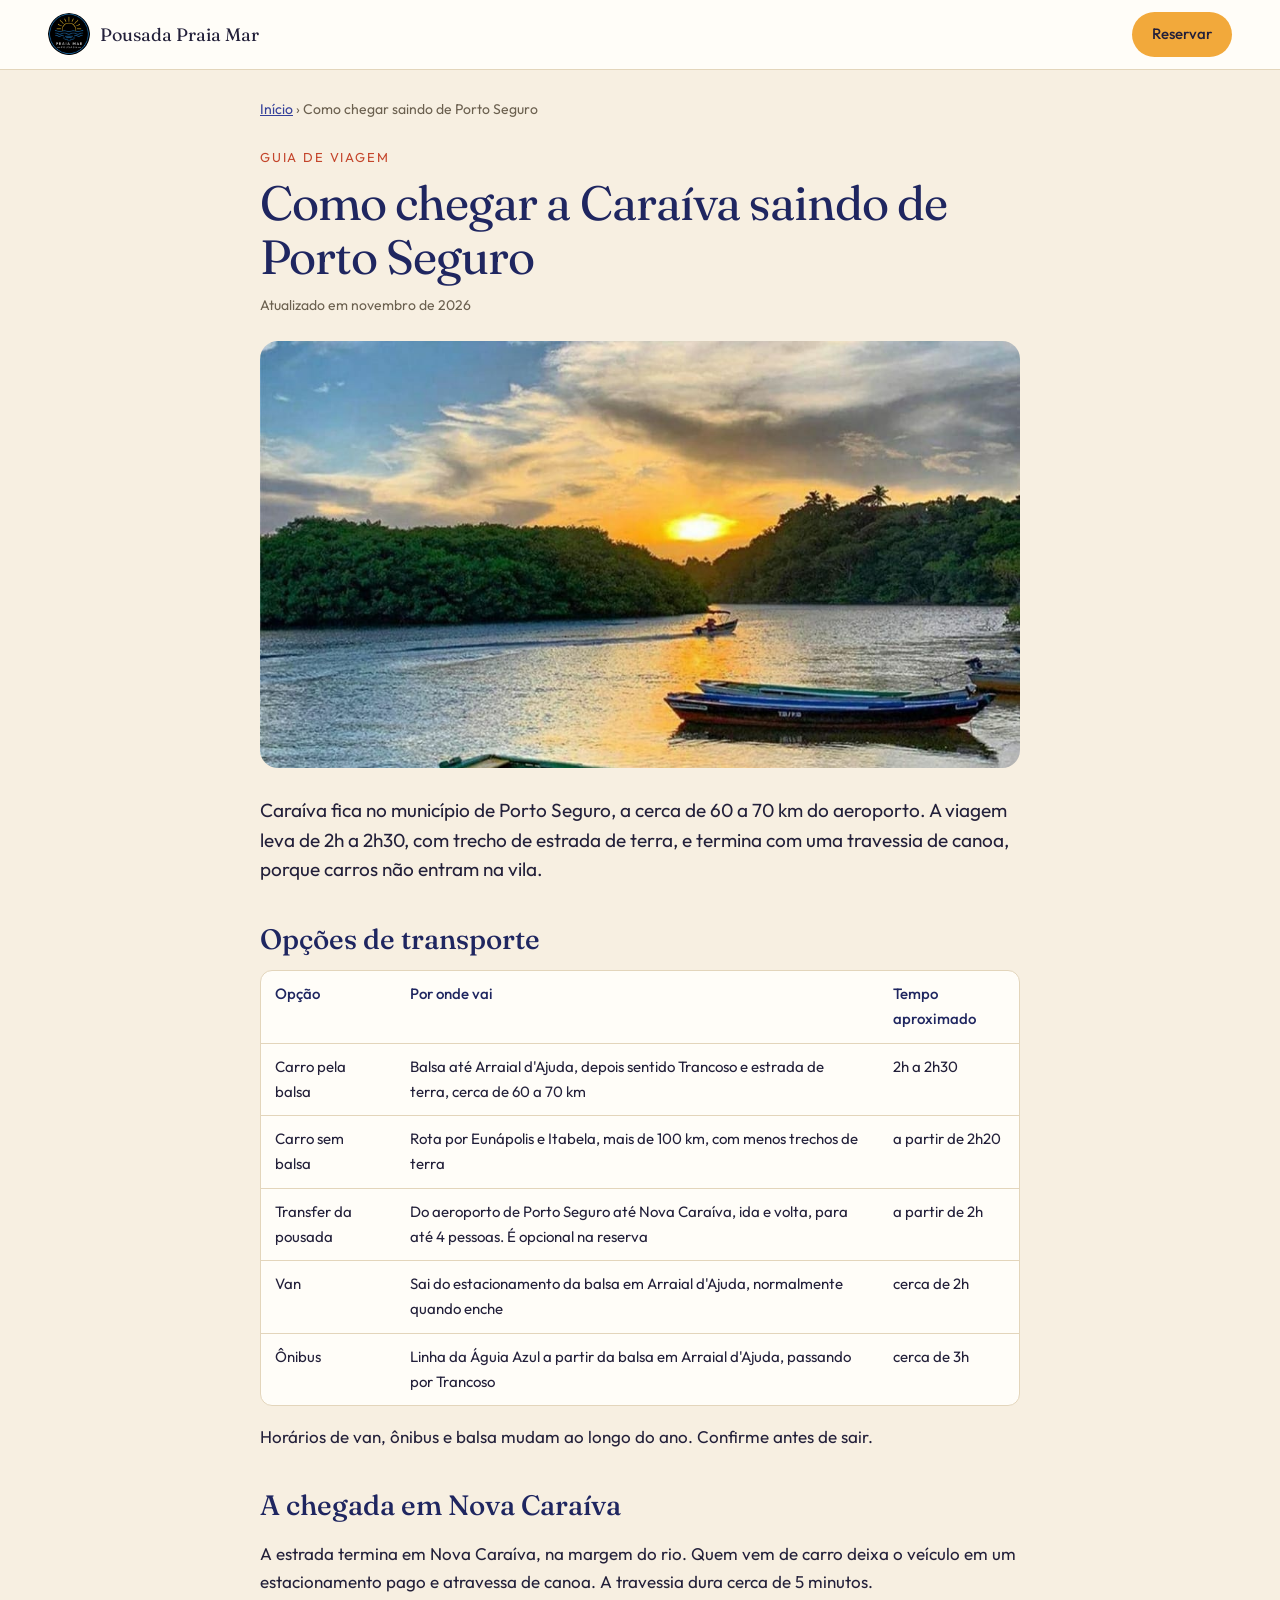
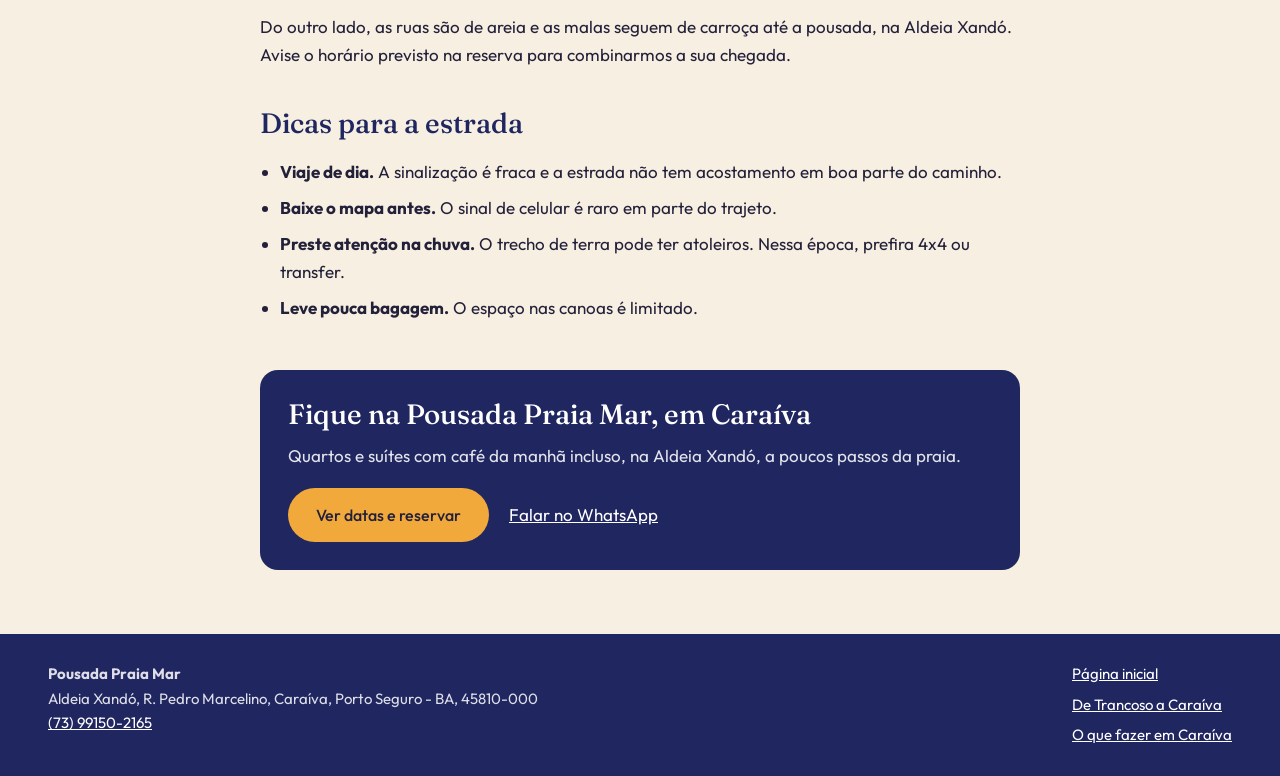
<file: como-chegar-a-caraiva.html>
<!DOCTYPE html>
<html lang="pt-BR">
<head>
  <meta charset="UTF-8" />
  <meta name="viewport" content="width=device-width, initial-scale=1.0" />
  <title>Como chegar a Caraíva saindo de Porto Seguro | Praia Mar</title>
  <meta name="description" content="Saindo de Porto Seguro, Caraíva fica a cerca de 60 a 70 km. Veja rotas de carro, van, ônibus e transfer, a estrada de terra e a travessia de canoa." />
  <link rel="canonical" href="https://gleidson-desenvolvimento.github.io/pousada-praia-mar/como-chegar-a-caraiva.html" />
  <meta name="robots" content="index, follow, max-image-preview:large" />
  <meta property="og:type" content="article" />
  <meta property="og:locale" content="pt_BR" />
  <meta property="og:site_name" content="Pousada Praia Mar" />
  <meta property="og:url" content="https://gleidson-desenvolvimento.github.io/pousada-praia-mar/como-chegar-a-caraiva.html" />
  <meta property="og:title" content="Como chegar a Caraíva saindo de Porto Seguro" />
  <meta property="og:description" content="Saindo de Porto Seguro, Caraíva fica a cerca de 60 a 70 km. Veja rotas de carro, van, ônibus e transfer, a estrada de terra e a travessia de canoa." />
  <meta property="og:image" content="https://gleidson-desenvolvimento.github.io/pousada-praia-mar/assets/img/canoas-por-do-sol.jpg" />
  <meta name="twitter:card" content="summary_large_image" />
  <meta name="theme-color" content="#1f2660" />
  <link rel="icon" href="assets/img/favicon-32.png" type="image/png" sizes="32x32" />
  <link rel="apple-touch-icon" href="assets/img/favicon-180.png" />
  <link rel="preconnect" href="https://fonts.googleapis.com" />
  <link rel="preconnect" href="https://fonts.gstatic.com" crossorigin />
  <link href="https://fonts.googleapis.com/css2?family=Fraunces:ital,opsz,wght@0,9..144,400;0,9..144,500;1,9..144,400&family=Outfit:wght@300;400;500;600&display=swap" rel="stylesheet" />
  <link rel="stylesheet" href="css/guia.css?v=20261127c" />
  <script type="application/ld+json">
{
  "@context": "https://schema.org",
  "@graph": [
    {
      "@type": "Article",
      "headline": "Como chegar a Caraíva saindo de Porto Seguro",
      "description": "Saindo de Porto Seguro, Caraíva fica a cerca de 60 a 70 km. Veja rotas de carro, van, ônibus e transfer, a estrada de terra e a travessia de canoa.",
      "image": "https://gleidson-desenvolvimento.github.io/pousada-praia-mar/assets/img/canoas-por-do-sol.jpg",
      "inLanguage": "pt-BR",
      "datePublished": "2026-11-06",
      "dateModified": "2026-11-06",
      "mainEntityOfPage": "https://gleidson-desenvolvimento.github.io/pousada-praia-mar/como-chegar-a-caraiva.html",
      "author": {
        "@type": "Organization",
        "name": "Pousada Praia Mar",
        "url": "https://gleidson-desenvolvimento.github.io/pousada-praia-mar/"
      },
      "publisher": {
        "@type": "Organization",
        "name": "Pousada Praia Mar",
        "logo": {
          "@type": "ImageObject",
          "url": "https://gleidson-desenvolvimento.github.io/pousada-praia-mar/assets/img/logo-praia-mar.jpg"
        }
      }
    },
    {
      "@type": "BreadcrumbList",
      "itemListElement": [
        {
          "@type": "ListItem",
          "position": 1,
          "name": "Pousada Praia Mar",
          "item": "https://gleidson-desenvolvimento.github.io/pousada-praia-mar/"
        },
        {
          "@type": "ListItem",
          "position": 2,
          "name": "Como chegar saindo de Porto Seguro",
          "item": "https://gleidson-desenvolvimento.github.io/pousada-praia-mar/como-chegar-a-caraiva.html"
        }
      ]
    }
  ]
}
  </script>
</head>
<body>
  <header class="guia-top">
    <a class="guia-top__brand" href="index.html"><img src="assets/img/logo-praia-mar.jpg" alt="" width="42" height="42" /> Pousada Praia Mar</a>
    <a class="guia-btn" href="index.html#reservar">Reservar</a>
  </header>

  <main class="guia">
    <nav class="guia__trilha" aria-label="Você está em"><a href="index.html">Início</a> › <span>Como chegar saindo de Porto Seguro</span></nav>
    <p class="guia__eyebrow">Guia de viagem</p>
    <h1>Como chegar a Caraíva saindo de Porto Seguro</h1>
    <p class="guia__data">Atualizado em novembro de 2026</p>
    <img class="guia__foto" src="assets/img/canoas-por-do-sol.jpg" alt="Canoas coloridas no Rio Caraíva ao pôr do sol, na travessia até a vila" fetchpriority="high" />
    <p class="guia__lead">Caraíva fica no município de Porto Seguro, a cerca de 60 a 70 km do aeroporto. A viagem leva de 2h a 2h30, com trecho de estrada de terra, e termina com uma travessia de canoa, porque carros não entram na vila.</p>

      <h2>Opções de transporte</h2>
      <div class="guia__tabela"><table>
        <thead><tr><th>Opção</th><th>Por onde vai</th><th>Tempo aproximado</th></tr></thead>
        <tbody>
          <tr><td>Carro pela balsa</td><td>Balsa até Arraial d'Ajuda, depois sentido Trancoso e estrada de terra, cerca de 60 a 70 km</td><td>2h a 2h30</td></tr>
          <tr><td>Carro sem balsa</td><td>Rota por Eunápolis e Itabela, mais de 100 km, com menos trechos de terra</td><td>a partir de 2h20</td></tr>
          <tr><td>Transfer da pousada</td><td>Do aeroporto de Porto Seguro até Nova Caraíva, ida e volta, para até 4 pessoas. É opcional na reserva</td><td>a partir de 2h</td></tr>
          <tr><td>Van</td><td>Sai do estacionamento da balsa em Arraial d'Ajuda, normalmente quando enche</td><td>cerca de 2h</td></tr>
          <tr><td>Ônibus</td><td>Linha da Águia Azul a partir da balsa em Arraial d'Ajuda, passando por Trancoso</td><td>cerca de 3h</td></tr>
        </tbody>
      </table></div>
      <p>Horários de van, ônibus e balsa mudam ao longo do ano. Confirme antes de sair.</p>

      <h2>A chegada em Nova Caraíva</h2>
      <p>A estrada termina em Nova Caraíva, na margem do rio. Quem vem de carro deixa o veículo em um estacionamento pago e atravessa de canoa. A travessia dura cerca de 5 minutos.</p>
      <p>Do outro lado, as ruas são de areia e as malas seguem de carroça até a pousada, na Aldeia Xandó. Avise o horário previsto na reserva para combinarmos a sua chegada.</p>

      <h2>Dicas para a estrada</h2>
      <ul>
        <li><strong>Viaje de dia.</strong> A sinalização é fraca e a estrada não tem acostamento em boa parte do caminho.</li>
        <li><strong>Baixe o mapa antes.</strong> O sinal de celular é raro em parte do trajeto.</li>
        <li><strong>Preste atenção na chuva.</strong> O trecho de terra pode ter atoleiros. Nessa época, prefira 4x4 ou transfer.</li>
        <li><strong>Leve pouca bagagem.</strong> O espaço nas canoas é limitado.</li>
      </ul>

    <section class="guia__cta">
      <h2>Fique na Pousada Praia Mar, em Caraíva</h2>
      <p>Quartos e suítes com café da manhã incluso, na Aldeia Xandó, a poucos passos da praia.</p>
      <a class="guia-btn guia-btn--grande" href="index.html#reservar">Ver datas e reservar</a>
      <a class="guia__wa" href="https://wa.me/5573991502165" target="_blank" rel="noopener">Falar no WhatsApp</a>
    </section>
  </main>

  <footer class="guia-rodape">
    <div>
      <b>Pousada Praia Mar</b><br />
      Aldeia Xandó, R. Pedro Marcelino, Caraíva, Porto Seguro - BA, 45810-000<br />
      <a href="tel:+5573991502165">(73) 99150-2165</a>
    </div>
    <div class="guia-rodape__links">
      <a href="index.html">Página inicial</a>
      <a href="trancoso-a-caraiva.html">De Trancoso a Caraíva</a>
          <a href="o-que-fazer-em-caraiva.html">O que fazer em Caraíva</a>
    </div>
  </footer>
</body>
</html>
</file>
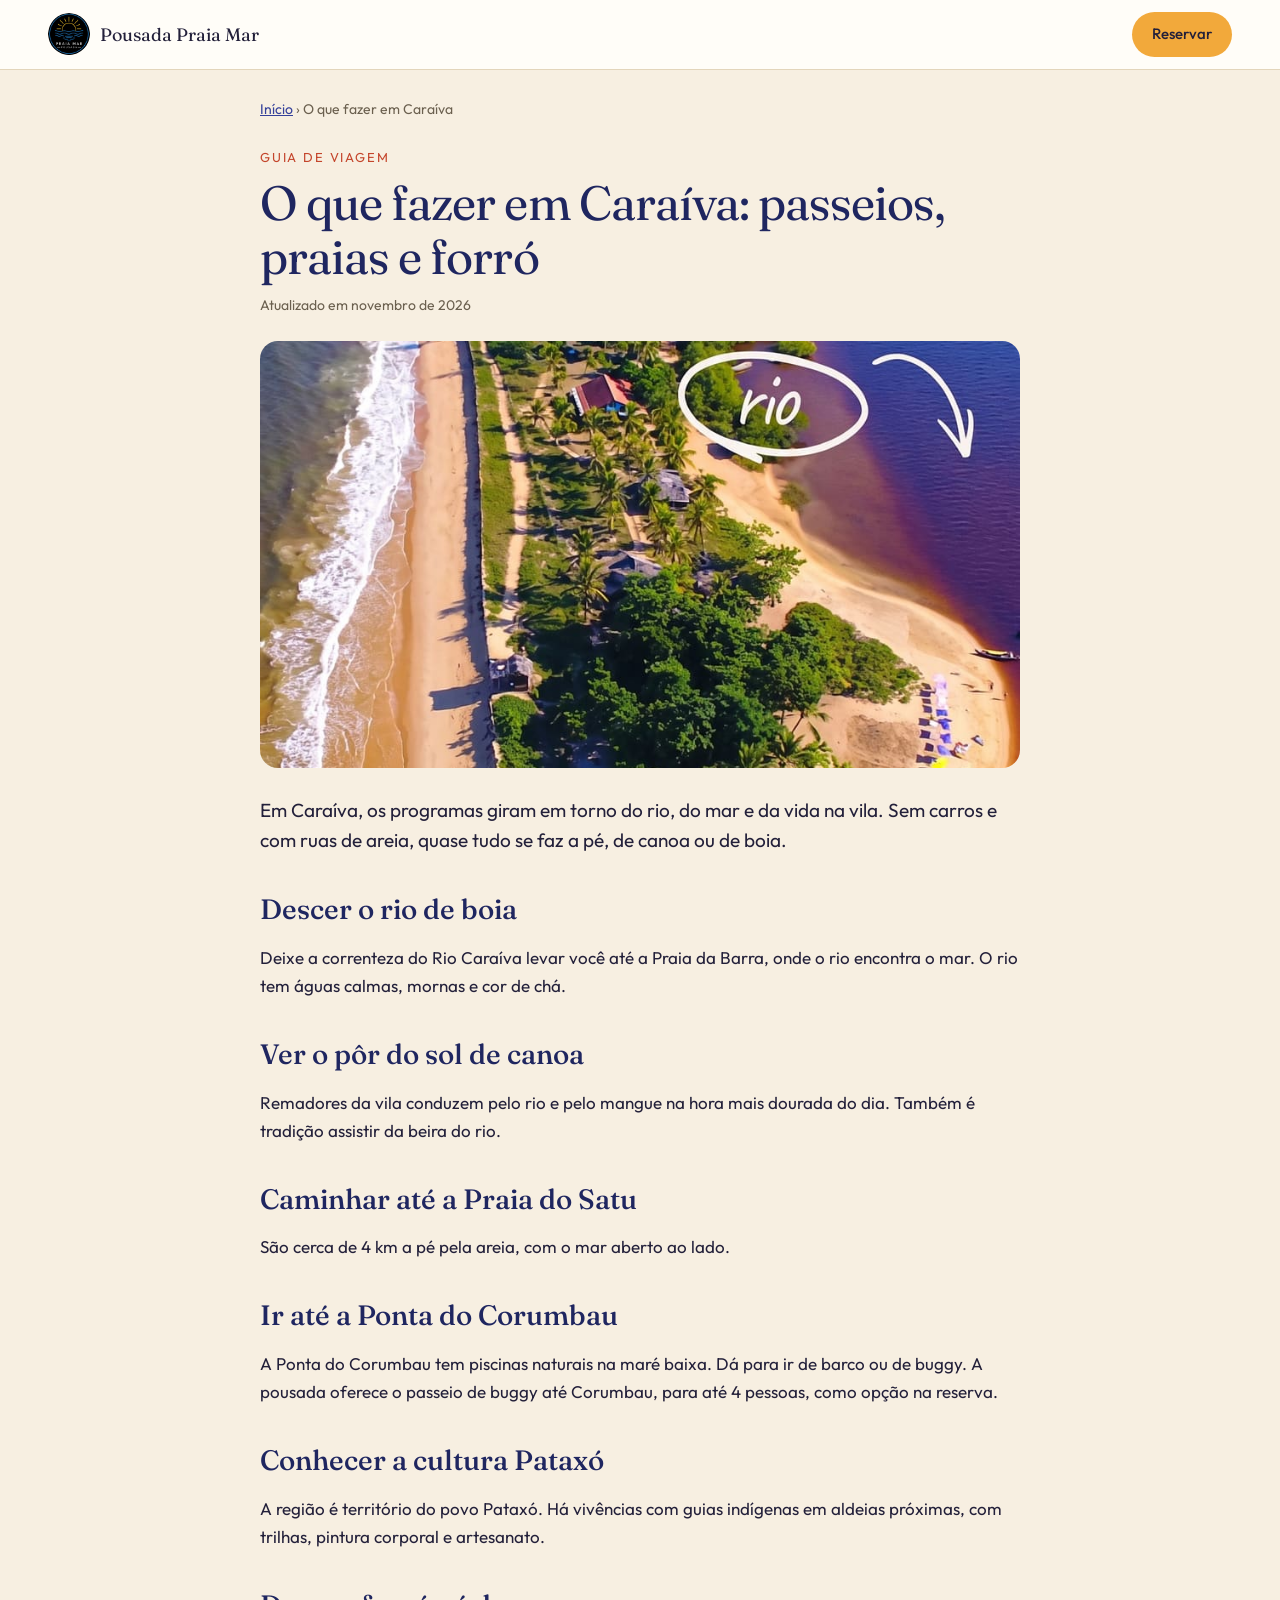
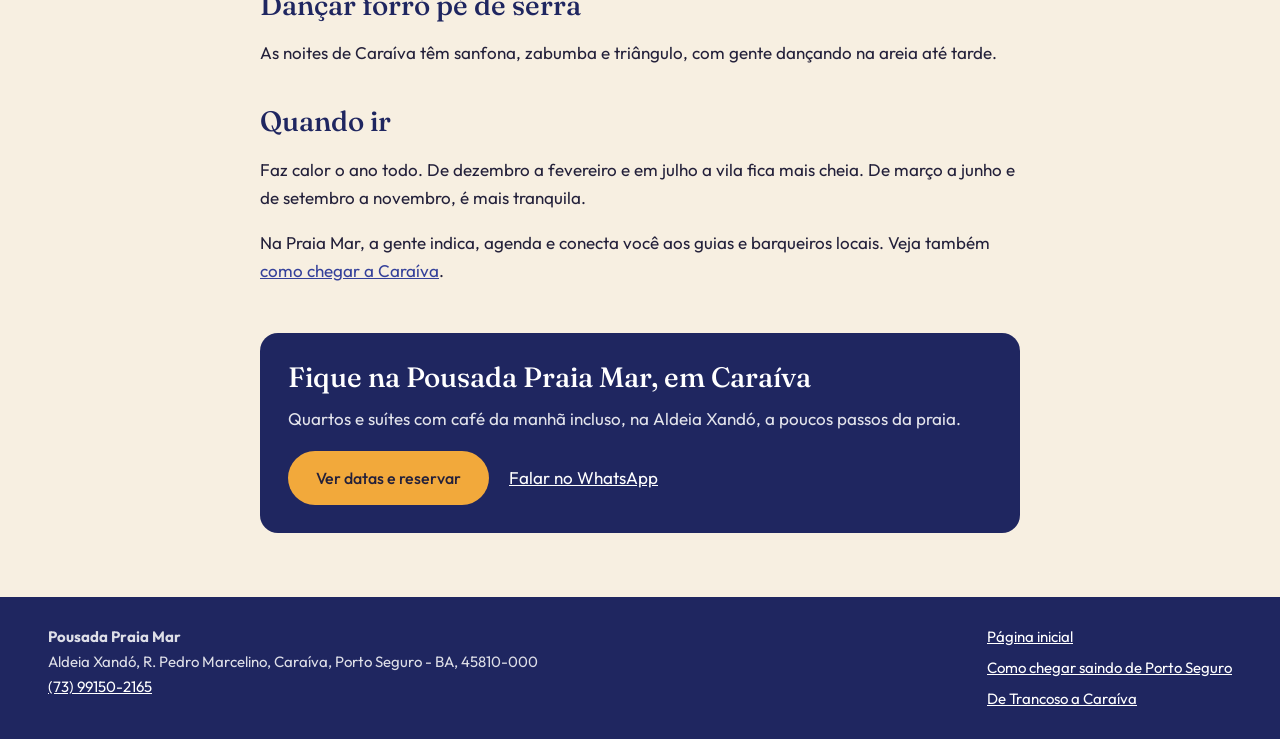
<file: o-que-fazer-em-caraiva.html>
<!DOCTYPE html>
<html lang="pt-BR">
<head>
  <meta charset="UTF-8" />
  <meta name="viewport" content="width=device-width, initial-scale=1.0" />
  <title>O que fazer em Caraíva: passeios e praias | Praia Mar</title>
  <meta name="description" content="O que fazer em Caraíva: descer o rio de boia, ver o pôr do sol de canoa, caminhar até o Satu, ir a Corumbau, conhecer a cultura Pataxó e dançar forró." />
  <link rel="canonical" href="https://gleidson-desenvolvimento.github.io/pousada-praia-mar/o-que-fazer-em-caraiva.html" />
  <meta name="robots" content="index, follow, max-image-preview:large" />
  <meta property="og:type" content="article" />
  <meta property="og:locale" content="pt_BR" />
  <meta property="og:site_name" content="Pousada Praia Mar" />
  <meta property="og:url" content="https://gleidson-desenvolvimento.github.io/pousada-praia-mar/o-que-fazer-em-caraiva.html" />
  <meta property="og:title" content="O que fazer em Caraíva: passeios, praias e forró" />
  <meta property="og:description" content="O que fazer em Caraíva: descer o rio de boia, ver o pôr do sol de canoa, caminhar até o Satu, ir a Corumbau, conhecer a cultura Pataxó e dançar forró." />
  <meta property="og:image" content="https://gleidson-desenvolvimento.github.io/pousada-praia-mar/assets/img/aerea-rio-mar.jpg" />
  <meta name="twitter:card" content="summary_large_image" />
  <meta name="theme-color" content="#1f2660" />
  <link rel="icon" href="assets/img/favicon-32.png" type="image/png" sizes="32x32" />
  <link rel="apple-touch-icon" href="assets/img/favicon-180.png" />
  <link rel="preconnect" href="https://fonts.googleapis.com" />
  <link rel="preconnect" href="https://fonts.gstatic.com" crossorigin />
  <link href="https://fonts.googleapis.com/css2?family=Fraunces:ital,opsz,wght@0,9..144,400;0,9..144,500;1,9..144,400&family=Outfit:wght@300;400;500;600&display=swap" rel="stylesheet" />
  <link rel="stylesheet" href="css/guia.css?v=20261127c" />
  <script type="application/ld+json">
{
  "@context": "https://schema.org",
  "@graph": [
    {
      "@type": "Article",
      "headline": "O que fazer em Caraíva: passeios, praias e forró",
      "description": "O que fazer em Caraíva: descer o rio de boia, ver o pôr do sol de canoa, caminhar até o Satu, ir a Corumbau, conhecer a cultura Pataxó e dançar forró.",
      "image": "https://gleidson-desenvolvimento.github.io/pousada-praia-mar/assets/img/aerea-rio-mar.jpg",
      "inLanguage": "pt-BR",
      "datePublished": "2026-11-06",
      "dateModified": "2026-11-06",
      "mainEntityOfPage": "https://gleidson-desenvolvimento.github.io/pousada-praia-mar/o-que-fazer-em-caraiva.html",
      "author": {
        "@type": "Organization",
        "name": "Pousada Praia Mar",
        "url": "https://gleidson-desenvolvimento.github.io/pousada-praia-mar/"
      },
      "publisher": {
        "@type": "Organization",
        "name": "Pousada Praia Mar",
        "logo": {
          "@type": "ImageObject",
          "url": "https://gleidson-desenvolvimento.github.io/pousada-praia-mar/assets/img/logo-praia-mar.jpg"
        }
      }
    },
    {
      "@type": "BreadcrumbList",
      "itemListElement": [
        {
          "@type": "ListItem",
          "position": 1,
          "name": "Pousada Praia Mar",
          "item": "https://gleidson-desenvolvimento.github.io/pousada-praia-mar/"
        },
        {
          "@type": "ListItem",
          "position": 2,
          "name": "O que fazer em Caraíva",
          "item": "https://gleidson-desenvolvimento.github.io/pousada-praia-mar/o-que-fazer-em-caraiva.html"
        }
      ]
    }
  ]
}
  </script>
</head>
<body>
  <header class="guia-top">
    <a class="guia-top__brand" href="index.html"><img src="assets/img/logo-praia-mar.jpg" alt="" width="42" height="42" /> Pousada Praia Mar</a>
    <a class="guia-btn" href="index.html#reservar">Reservar</a>
  </header>

  <main class="guia">
    <nav class="guia__trilha" aria-label="Você está em"><a href="index.html">Início</a> › <span>O que fazer em Caraíva</span></nav>
    <p class="guia__eyebrow">Guia de viagem</p>
    <h1>O que fazer em Caraíva: passeios, praias e forró</h1>
    <p class="guia__data">Atualizado em novembro de 2026</p>
    <img class="guia__foto" src="assets/img/aerea-rio-mar.jpg" alt="Ponta de areia onde o Rio Caraíva encontra o mar" fetchpriority="high" />
    <p class="guia__lead">Em Caraíva, os programas giram em torno do rio, do mar e da vida na vila. Sem carros e com ruas de areia, quase tudo se faz a pé, de canoa ou de boia.</p>

      <h2>Descer o rio de boia</h2>
      <p>Deixe a correnteza do Rio Caraíva levar você até a Praia da Barra, onde o rio encontra o mar. O rio tem águas calmas, mornas e cor de chá.</p>

      <h2>Ver o pôr do sol de canoa</h2>
      <p>Remadores da vila conduzem pelo rio e pelo mangue na hora mais dourada do dia. Também é tradição assistir da beira do rio.</p>

      <h2>Caminhar até a Praia do Satu</h2>
      <p>São cerca de 4 km a pé pela areia, com o mar aberto ao lado.</p>

      <h2>Ir até a Ponta do Corumbau</h2>
      <p>A Ponta do Corumbau tem piscinas naturais na maré baixa. Dá para ir de barco ou de buggy. A pousada oferece o passeio de buggy até Corumbau, para até 4 pessoas, como opção na reserva.</p>

      <h2>Conhecer a cultura Pataxó</h2>
      <p>A região é território do povo Pataxó. Há vivências com guias indígenas em aldeias próximas, com trilhas, pintura corporal e artesanato.</p>

      <h2>Dançar forró pé de serra</h2>
      <p>As noites de Caraíva têm sanfona, zabumba e triângulo, com gente dançando na areia até tarde.</p>

      <h2>Quando ir</h2>
      <p>Faz calor o ano todo. De dezembro a fevereiro e em julho a vila fica mais cheia. De março a junho e de setembro a novembro, é mais tranquila.</p>
      <p>Na Praia Mar, a gente indica, agenda e conecta você aos guias e barqueiros locais. Veja também <a href="como-chegar-a-caraiva.html">como chegar a Caraíva</a>.</p>

    <section class="guia__cta">
      <h2>Fique na Pousada Praia Mar, em Caraíva</h2>
      <p>Quartos e suítes com café da manhã incluso, na Aldeia Xandó, a poucos passos da praia.</p>
      <a class="guia-btn guia-btn--grande" href="index.html#reservar">Ver datas e reservar</a>
      <a class="guia__wa" href="https://wa.me/5573991502165" target="_blank" rel="noopener">Falar no WhatsApp</a>
    </section>
  </main>

  <footer class="guia-rodape">
    <div>
      <b>Pousada Praia Mar</b><br />
      Aldeia Xandó, R. Pedro Marcelino, Caraíva, Porto Seguro - BA, 45810-000<br />
      <a href="tel:+5573991502165">(73) 99150-2165</a>
    </div>
    <div class="guia-rodape__links">
      <a href="index.html">Página inicial</a>
      <a href="como-chegar-a-caraiva.html">Como chegar saindo de Porto Seguro</a>
          <a href="trancoso-a-caraiva.html">De Trancoso a Caraíva</a>
    </div>
  </footer>
</body>
</html>
</file>
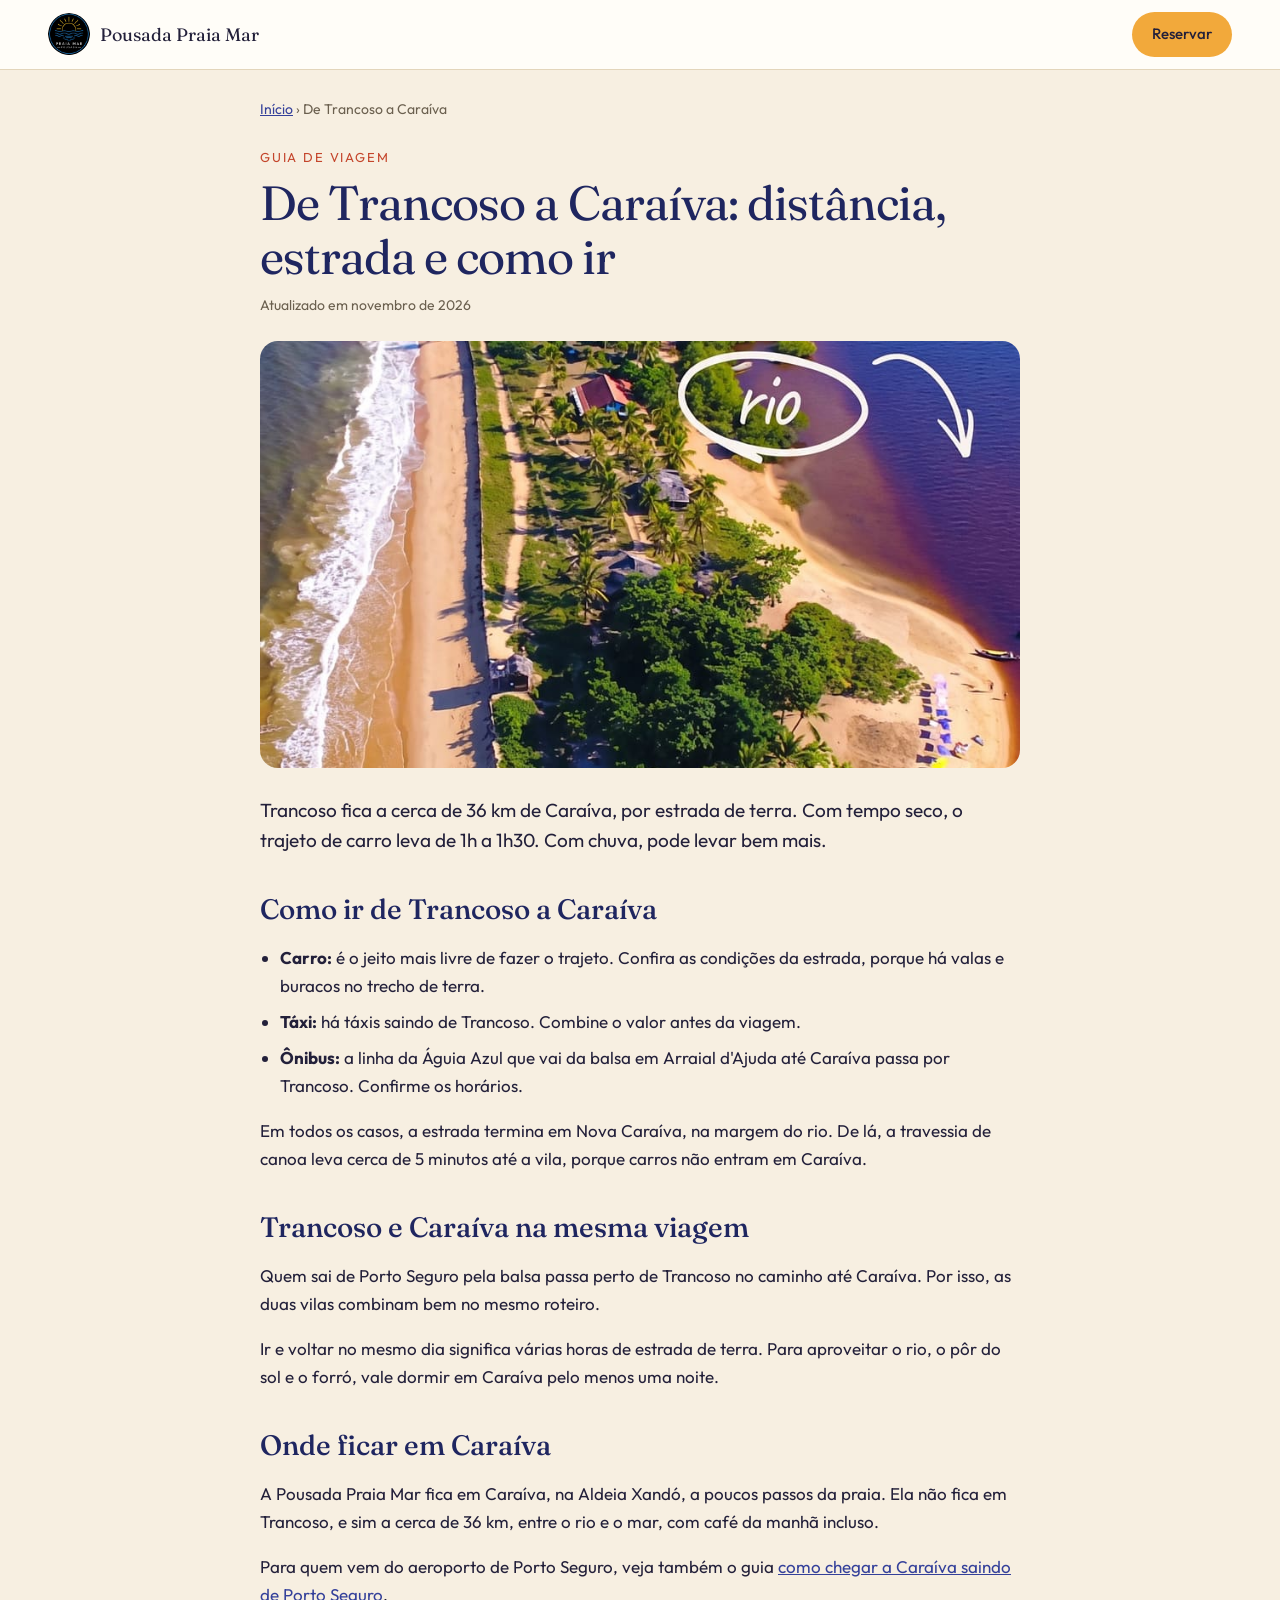
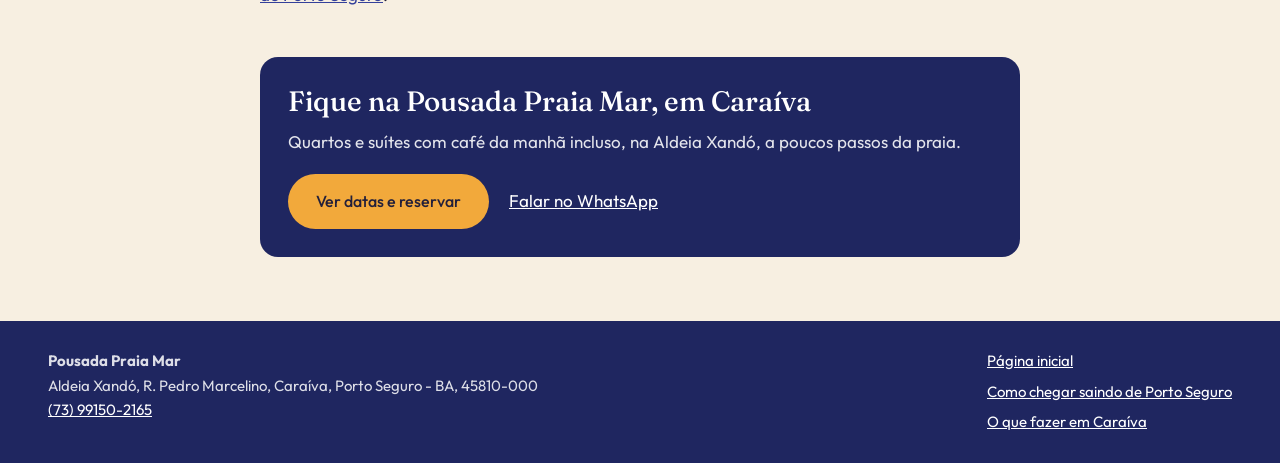
<file: trancoso-a-caraiva.html>
<!DOCTYPE html>
<html lang="pt-BR">
<head>
  <meta charset="UTF-8" />
  <meta name="viewport" content="width=device-width, initial-scale=1.0" />
  <title>De Trancoso a Caraíva: distância e como ir | Praia Mar</title>
  <meta name="description" content="Trancoso fica a cerca de 36 km de Caraíva, por estrada de terra. Veja quanto tempo leva, como ir de carro, táxi ou ônibus e a travessia de canoa." />
  <link rel="canonical" href="https://gleidson-desenvolvimento.github.io/pousada-praia-mar/trancoso-a-caraiva.html" />
  <meta name="robots" content="index, follow, max-image-preview:large" />
  <meta property="og:type" content="article" />
  <meta property="og:locale" content="pt_BR" />
  <meta property="og:site_name" content="Pousada Praia Mar" />
  <meta property="og:url" content="https://gleidson-desenvolvimento.github.io/pousada-praia-mar/trancoso-a-caraiva.html" />
  <meta property="og:title" content="De Trancoso a Caraíva: distância, estrada e como ir" />
  <meta property="og:description" content="Trancoso fica a cerca de 36 km de Caraíva, por estrada de terra. Veja quanto tempo leva, como ir de carro, táxi ou ônibus e a travessia de canoa." />
  <meta property="og:image" content="https://gleidson-desenvolvimento.github.io/pousada-praia-mar/assets/img/aerea-rio-mar.jpg" />
  <meta name="twitter:card" content="summary_large_image" />
  <meta name="theme-color" content="#1f2660" />
  <link rel="icon" href="assets/img/favicon-32.png" type="image/png" sizes="32x32" />
  <link rel="apple-touch-icon" href="assets/img/favicon-180.png" />
  <link rel="preconnect" href="https://fonts.googleapis.com" />
  <link rel="preconnect" href="https://fonts.gstatic.com" crossorigin />
  <link href="https://fonts.googleapis.com/css2?family=Fraunces:ital,opsz,wght@0,9..144,400;0,9..144,500;1,9..144,400&family=Outfit:wght@300;400;500;600&display=swap" rel="stylesheet" />
  <link rel="stylesheet" href="css/guia.css?v=20261127c" />
  <script type="application/ld+json">
{
  "@context": "https://schema.org",
  "@graph": [
    {
      "@type": "Article",
      "headline": "De Trancoso a Caraíva: distância, estrada e como ir",
      "description": "Trancoso fica a cerca de 36 km de Caraíva, por estrada de terra. Veja quanto tempo leva, como ir de carro, táxi ou ônibus e a travessia de canoa.",
      "image": "https://gleidson-desenvolvimento.github.io/pousada-praia-mar/assets/img/aerea-rio-mar.jpg",
      "inLanguage": "pt-BR",
      "datePublished": "2026-11-06",
      "dateModified": "2026-11-06",
      "mainEntityOfPage": "https://gleidson-desenvolvimento.github.io/pousada-praia-mar/trancoso-a-caraiva.html",
      "author": {
        "@type": "Organization",
        "name": "Pousada Praia Mar",
        "url": "https://gleidson-desenvolvimento.github.io/pousada-praia-mar/"
      },
      "publisher": {
        "@type": "Organization",
        "name": "Pousada Praia Mar",
        "logo": {
          "@type": "ImageObject",
          "url": "https://gleidson-desenvolvimento.github.io/pousada-praia-mar/assets/img/logo-praia-mar.jpg"
        }
      }
    },
    {
      "@type": "BreadcrumbList",
      "itemListElement": [
        {
          "@type": "ListItem",
          "position": 1,
          "name": "Pousada Praia Mar",
          "item": "https://gleidson-desenvolvimento.github.io/pousada-praia-mar/"
        },
        {
          "@type": "ListItem",
          "position": 2,
          "name": "De Trancoso a Caraíva",
          "item": "https://gleidson-desenvolvimento.github.io/pousada-praia-mar/trancoso-a-caraiva.html"
        }
      ]
    }
  ]
}
  </script>
</head>
<body>
  <header class="guia-top">
    <a class="guia-top__brand" href="index.html"><img src="assets/img/logo-praia-mar.jpg" alt="" width="42" height="42" /> Pousada Praia Mar</a>
    <a class="guia-btn" href="index.html#reservar">Reservar</a>
  </header>

  <main class="guia">
    <nav class="guia__trilha" aria-label="Você está em"><a href="index.html">Início</a> › <span>De Trancoso a Caraíva</span></nav>
    <p class="guia__eyebrow">Guia de viagem</p>
    <h1>De Trancoso a Caraíva: distância, estrada e como ir</h1>
    <p class="guia__data">Atualizado em novembro de 2026</p>
    <img class="guia__foto" src="assets/img/aerea-rio-mar.jpg" alt="Vista aérea de Caraíva, com o encontro do rio com o mar" fetchpriority="high" />
    <p class="guia__lead">Trancoso fica a cerca de 36 km de Caraíva, por estrada de terra. Com tempo seco, o trajeto de carro leva de 1h a 1h30. Com chuva, pode levar bem mais.</p>

      <h2>Como ir de Trancoso a Caraíva</h2>
      <ul>
        <li><strong>Carro:</strong> é o jeito mais livre de fazer o trajeto. Confira as condições da estrada, porque há valas e buracos no trecho de terra.</li>
        <li><strong>Táxi:</strong> há táxis saindo de Trancoso. Combine o valor antes da viagem.</li>
        <li><strong>Ônibus:</strong> a linha da Águia Azul que vai da balsa em Arraial d'Ajuda até Caraíva passa por Trancoso. Confirme os horários.</li>
      </ul>
      <p>Em todos os casos, a estrada termina em Nova Caraíva, na margem do rio. De lá, a travessia de canoa leva cerca de 5 minutos até a vila, porque carros não entram em Caraíva.</p>

      <h2>Trancoso e Caraíva na mesma viagem</h2>
      <p>Quem sai de Porto Seguro pela balsa passa perto de Trancoso no caminho até Caraíva. Por isso, as duas vilas combinam bem no mesmo roteiro.</p>
      <p>Ir e voltar no mesmo dia significa várias horas de estrada de terra. Para aproveitar o rio, o pôr do sol e o forró, vale dormir em Caraíva pelo menos uma noite.</p>

      <h2>Onde ficar em Caraíva</h2>
      <p>A Pousada Praia Mar fica em Caraíva, na Aldeia Xandó, a poucos passos da praia. Ela não fica em Trancoso, e sim a cerca de 36 km, entre o rio e o mar, com café da manhã incluso.</p>
      <p>Para quem vem do aeroporto de Porto Seguro, veja também o guia <a href="como-chegar-a-caraiva.html">como chegar a Caraíva saindo de Porto Seguro</a>.</p>

    <section class="guia__cta">
      <h2>Fique na Pousada Praia Mar, em Caraíva</h2>
      <p>Quartos e suítes com café da manhã incluso, na Aldeia Xandó, a poucos passos da praia.</p>
      <a class="guia-btn guia-btn--grande" href="index.html#reservar">Ver datas e reservar</a>
      <a class="guia__wa" href="https://wa.me/5573991502165" target="_blank" rel="noopener">Falar no WhatsApp</a>
    </section>
  </main>

  <footer class="guia-rodape">
    <div>
      <b>Pousada Praia Mar</b><br />
      Aldeia Xandó, R. Pedro Marcelino, Caraíva, Porto Seguro - BA, 45810-000<br />
      <a href="tel:+5573991502165">(73) 99150-2165</a>
    </div>
    <div class="guia-rodape__links">
      <a href="index.html">Página inicial</a>
      <a href="como-chegar-a-caraiva.html">Como chegar saindo de Porto Seguro</a>
          <a href="o-que-fazer-em-caraiva.html">O que fazer em Caraíva</a>
    </div>
  </footer>
</body>
</html>
</file>
<file: css/guia.css>
/* =====================================================================
   POUSADA PRAIA MAR — Guias de viagem (páginas de texto, sem JavaScript)
   ===================================================================== */
:root {
  --anil: #34409a;
  --anil-deep: #1f2660;
  --coral: #e0573a;
  --coral-dark: #c4452b;
  --sol: #f2a93b;
  --areia: #f7efe1;
  --ink: #23203a;
  --muted: #6b604f;
  --border: #e3d5bb;
  --white: #fffdf8;
  --font-display: "Fraunces", Georgia, serif;
  --font-body: "Outfit", system-ui, -apple-system, sans-serif;
}
*, *::before, *::after { box-sizing: border-box; }
html { -webkit-text-size-adjust: 100%; }
body { margin: 0; background: var(--areia); color: var(--ink); font: 400 17px/1.65 var(--font-body); }
a { color: var(--anil); }
img { max-width: 100%; height: auto; display: block; }

.guia-top {
  display: flex; justify-content: space-between; align-items: center; gap: 16px;
  padding: 12px clamp(18px, 5vw, 48px); background: var(--white); border-bottom: 1px solid var(--border);
}
.guia-top__brand { display: inline-flex; align-items: center; gap: 10px; color: var(--ink); text-decoration: none; font-family: var(--font-display); font-size: 18px; }
.guia-top__brand img { border-radius: 50%; }
.guia-btn {
  display: inline-block; padding: 10px 20px; border-radius: 999px; background: var(--sol); color: var(--ink);
  font-weight: 500; font-size: 15px; text-decoration: none;
}
.guia-btn:hover { background: #e79a26; }
.guia-btn--grande { padding: 14px 28px; font-size: 16px; }

.guia { width: min(760px, 100% - 40px); margin: 0 auto; padding: 28px 0 64px; }
.guia__trilha { font-size: 14px; color: var(--muted); margin-bottom: 26px; }
.guia__eyebrow { margin: 0 0 8px; color: var(--coral-dark); font-size: 13px; letter-spacing: .14em; text-transform: uppercase; }
.guia h1 { font-family: var(--font-display); font-weight: 400; font-size: clamp(32px, 6vw, 48px); line-height: 1.12; letter-spacing: -.02em; margin: 0 0 10px; color: var(--anil-deep); }
.guia__data { margin: 0 0 24px; color: var(--muted); font-size: 14px; }
.guia__foto { width: 100%; aspect-ratio: 16 / 9; object-fit: cover; border-radius: 18px; margin-bottom: 28px; }
.guia__lead { font-size: 19px; line-height: 1.55; margin: 0 0 12px; }
.guia h2 { font-family: var(--font-display); font-weight: 500; font-size: clamp(23px, 3.6vw, 28px); line-height: 1.2; margin: 38px 0 10px; color: var(--anil-deep); }
.guia ul { padding-left: 20px; }
.guia li { margin-bottom: 8px; }

.guia__tabela { overflow-x: auto; margin: 14px 0; border: 1px solid var(--border); border-radius: 12px; background: var(--white); }
.guia__tabela table { width: 100%; border-collapse: collapse; font-size: 15px; }
.guia__tabela th, .guia__tabela td { padding: 11px 14px; text-align: left; vertical-align: top; border-bottom: 1px solid var(--border); }
.guia__tabela tr:last-child td { border-bottom: 0; }
.guia__tabela th { font-weight: 500; color: var(--anil-deep); }
@media (max-width: 480px) { .guia__tabela table { font-size: 14px; } .guia__tabela th, .guia__tabela td { padding: 9px 10px; } }

.guia__cta { margin-top: 48px; padding: 28px; border-radius: 18px; background: var(--anil-deep); color: #fff; }
.guia__cta h2 { margin-top: 0; color: #fff; }
.guia__cta p { margin: 0 0 18px; color: rgba(255,255,255,.88); }
.guia__wa { margin-left: 16px; color: #fff; white-space: nowrap; }

.guia-rodape {
  display: flex; justify-content: space-between; flex-wrap: wrap; gap: 24px;
  padding: 28px clamp(18px, 5vw, 48px); background: var(--anil-deep); color: rgba(255,255,255,.85); font-size: 15px;
}
.guia-rodape a { color: #fff; }
.guia-rodape__links { display: flex; flex-direction: column; gap: 6px; }
</file>
